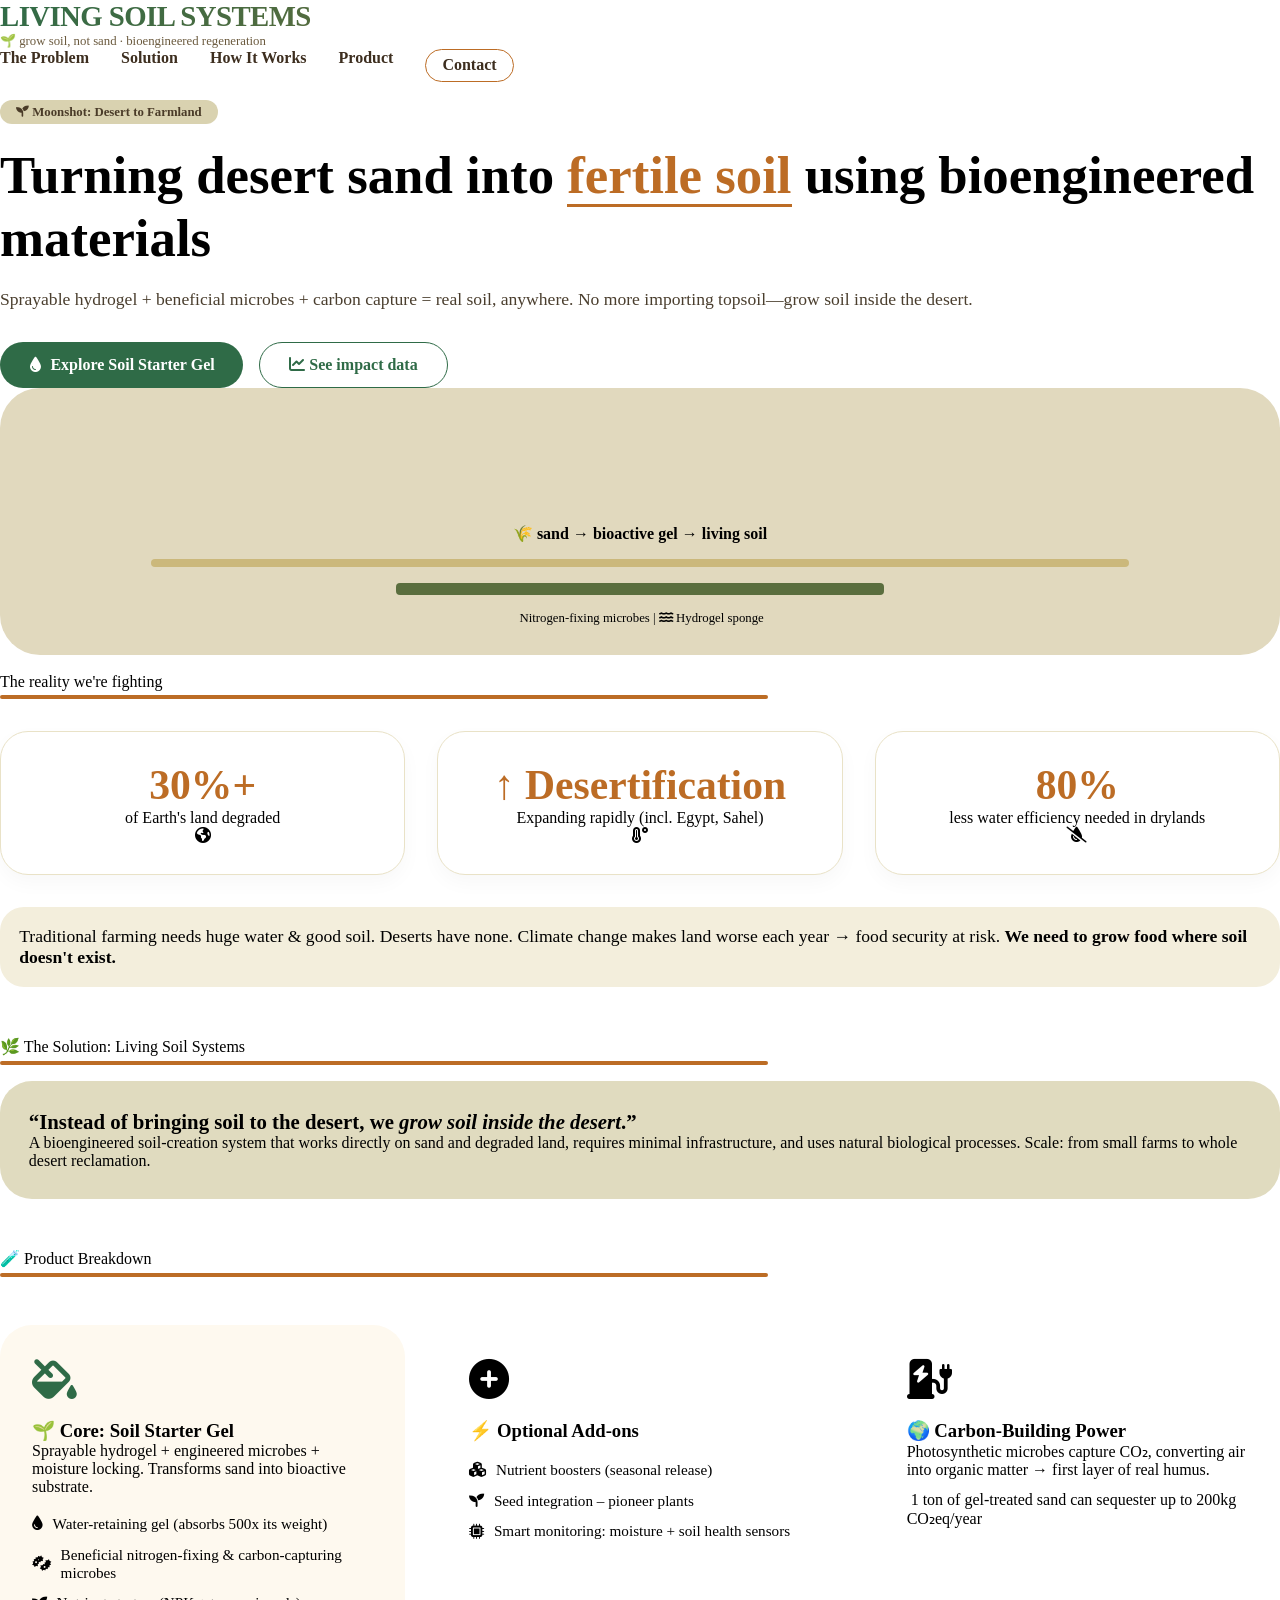
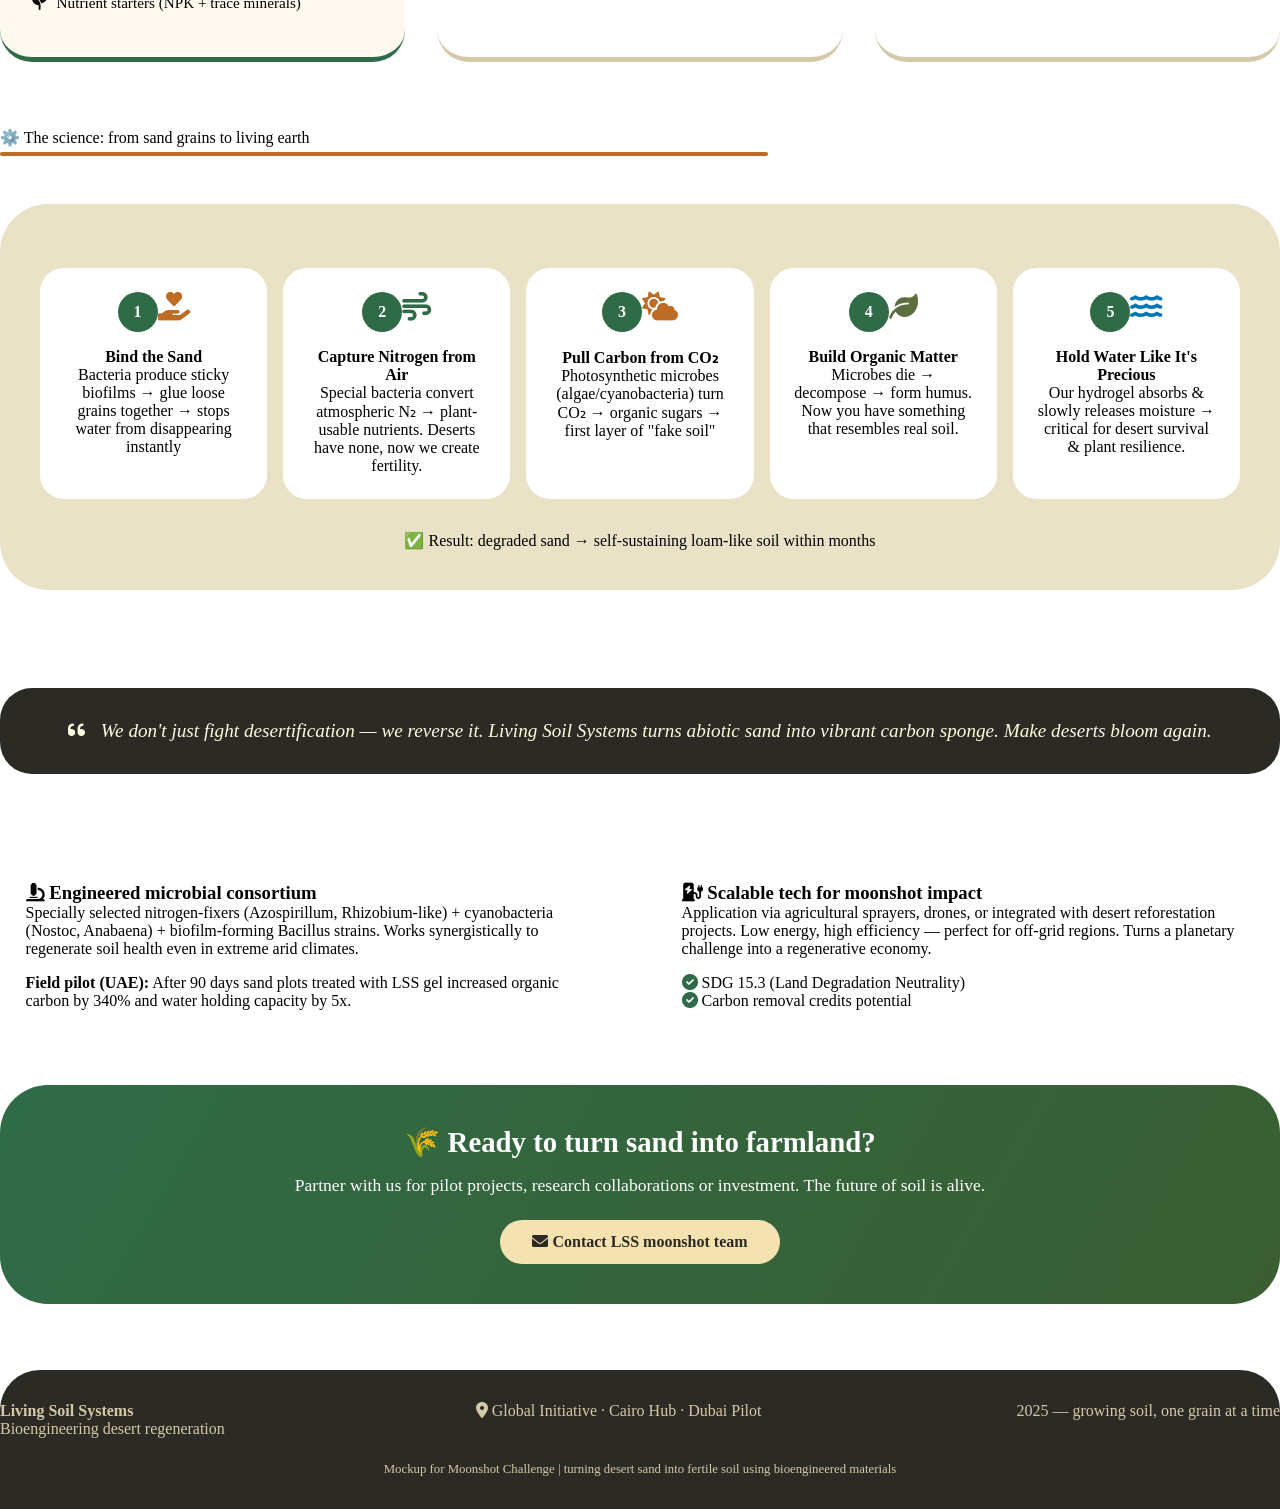
<file: dfdfdf.html>
<!DOCTYPE html>
<html lang="en">
<head>
  <meta charset="UTF-8">
  <meta name="viewport" content="width=device-width, initial-scale=1.0, viewport-fit=cover">
  <title>Living Soil Systems | Turning Desert Sand into Fertile Soil</title>
  <!-- Google Fonts for clean, modern typography -->
  <link href="https://fonts.googleapis.com/css2?family=Inter:opsz,wght@14..32,300;14..32,400;14..32,600;14..32,700;14..32,800&display=swap" rel="stylesheet">
  <!-- Font Awesome 6 (free icons) -->
  <link rel="stylesheet" href="https://cdnjs.cloudflare.com/ajax/libs/font-awesome/6.0.0-beta3/css/all.min.css">
  <style>
    * {
      margin: 0;
      padding: 0;
      box-sizing: border-box;
    }
​
    body {
      font-family: 'Inter', sans-serif;
      background: #FEFAE0; /* warm sandy beige background */
      color: #2C2A24;
      line-height: 1.4;
      scroll-behavior: smooth;
    }
​
    /* custom color palette */
    :root {
      --sand-light: #E9E2C7;
      --sand-deep: #D4C9A8;
      --terracotta: #BC6C25;
      --earth-green: #5A6E3E;
      --bio-teal: #2F6B47;
      --desert-shadow: rgba(0,0,0,0.05);
    }
​
    .container {
      max-width: 1280px;
      margin: 0 auto;
      padding: 0 2rem;
    }
​
    /* header / nav */
    .navbar {
      padding: 1.2rem 0;
      display: flex;
      flex-wrap: wrap;
      justify-content: space-between;
      align-items: center;
      border-bottom: 2px solid #D4C9A8;
    }
    .logo h1 {
      font-size: 1.8rem;
      font-weight: 800;
      letter-spacing: -0.02em;
      background: linear-gradient(135deg, #2F6B47 0%, #BC6C25 100%);
      -webkit-background-clip: text;
      background-clip: text;
      color: transparent;
    }
    .logo p {
      font-size: 0.8rem;
      font-weight: 500;
      color: #6B5A3E;
    }
    .nav-links {
      display: flex;
      gap: 2rem;
    }
    .nav-links a {
      text-decoration: none;
      font-weight: 600;
      color: #3D2E1F;
      transition: 0.2s;
    }
    .nav-links a:hover {
      color: #BC6C25;
    }
    .btn-outline {
      border: 1.5px solid #BC6C25;
      padding: 0.4rem 1rem;
      border-radius: 40px;
      background: transparent;
      transition: 0.2s;
    }
    .btn-outline:hover {
      background: #BC6C25;
      color: white !important;
    }
​
    /* hero section */
    .hero {
      display: flex;
      flex-wrap: wrap;
      align-items: center;
      justify-content: space-between;
      padding: 3rem 0 4rem 0;
      gap: 2rem;
    }
    .hero-text {
      flex: 1.2;
    }
    .hero-text .badge {
      background: #D9D2B0;
      display: inline-block;
      padding: 0.3rem 1rem;
      border-radius: 40px;
      font-size: 0.8rem;
      font-weight: 600;
      margin-bottom: 1.2rem;
      color: #4A3B28;
    }
    .hero-text h1 {
      font-size: 3.3rem;
      font-weight: 800;
      line-height: 1.2;
      margin-bottom: 1.2rem;
    }
    .hero-text .highlight {
      color: #BC6C25;
      border-bottom: 3px solid #BC6C25;
    }
    .hero-text p {
      font-size: 1.1rem;
      color: #4A3E2E;
      margin-bottom: 2rem;
      max-width: 90%;
    }
    .hero-buttons {
      display: flex;
      gap: 1rem;
      flex-wrap: wrap;
    }
    .btn-primary {
      background: #2F6B47;
      color: white;
      padding: 0.8rem 1.8rem;
      border-radius: 40px;
      font-weight: 700;
      text-decoration: none;
      transition: 0.2s;
      display: inline-flex;
      align-items: center;
      gap: 0.6rem;
    }
    .btn-primary:hover {
      background: #1F4F34;
      transform: translateY(-2px);
    }
    .btn-secondary {
      background: transparent;
      border: 1.5px solid #2F6B47;
      color: #2F6B47;
      padding: 0.8rem 1.8rem;
      border-radius: 40px;
      font-weight: 700;
      text-decoration: none;
      transition: 0.2s;
    }
    .hero-visual {
      flex: 0.9;
      background: #E1D9BE;
      border-radius: 40px;
      padding: 1.8rem;
      text-align: center;
      box-shadow: 0 20px 30px -15px var(--desert-shadow);
    }
    .sand-icon {
      font-size: 5rem;
    }
​
    /* stats / problem section */
    .section-title {
      font-size: 2rem;
      font-weight: 800;
      margin-bottom: 1.5rem;
      position: relative;
      display: inline-block;
    }
    .section-title:after {
      content: '';
      display: block;
      width: 60%;
      height: 4px;
      background: #BC6C25;
      margin-top: 0.3rem;
      border-radius: 2px;
    }
    .problem-stats {
      display: flex;
      flex-wrap: wrap;
      gap: 2rem;
      justify-content: center;
      margin: 2rem 0;
    }
    .stat-card {
      background: white;
      border-radius: 28px;
      padding: 1.8rem;
      flex: 1;
      min-width: 160px;
      text-align: center;
      box-shadow: 0 8px 20px rgba(0,0,0,0.03);
      border: 1px solid #E9E2C7;
    }
    .stat-number {
      font-size: 2.6rem;
      font-weight: 800;
      color: #BC6C25;
    }
    
    /* solution/product breakdown cards */
    .product-grid {
      display: flex;
      flex-wrap: wrap;
      gap: 2rem;
      margin: 3rem 0;
    }
    .product-card {
      background: white;
      border-radius: 32px;
      padding: 2rem;
      flex: 1 1 280px;
      transition: all 0.2s ease;
      border-bottom: 5px solid #D4C9A8;
    }
    .product-card.core {
      border-bottom-color: #2F6B47;
      background: #FEF9EF;
    }
    .product-icon {
      font-size: 2.5rem;
      margin-bottom: 1rem;
    }
    .step-list {
      list-style: none;
      margin-top: 1.2rem;
    }
    .step-list li {
      margin-bottom: 0.8rem;
      display: flex;
      align-items: center;
      gap: 0.6rem;
      font-size: 0.95rem;
    }
    .process-section {
      background: #E9E2C7;
      border-radius: 48px;
      padding: 2.5rem;
      margin: 3rem 0;
    }
    .process-steps {
      display: flex;
      flex-wrap: wrap;
      justify-content: space-between;
      gap: 1rem;
      margin-top: 1.5rem;
    }
    .step-item {
      flex: 1;
      background: white;
      border-radius: 24px;
      padding: 1.5rem;
      text-align: center;
    }
    .step-number {
      background: #2F6B47;
      width: 40px;
      height: 40px;
      display: inline-flex;
      align-items: center;
      justify-content: center;
      border-radius: 60px;
      color: white;
      font-weight: bold;
      margin-bottom: 1rem;
    }
    .quote {
      background: #2C2A24;
      color: #FEFAE0;
      padding: 2rem;
      border-radius: 32px;
      text-align: center;
      font-style: italic;
      font-size: 1.2rem;
      margin: 2rem 0;
    }
    footer {
      background: #2C2A24;
      color: #D4C9A8;
      padding: 2rem 0;
      margin-top: 3rem;
      border-radius: 40px 40px 0 0;
    }
    .footer-content {
      display: flex;
      justify-content: space-between;
      flex-wrap: wrap;
      gap: 1rem;
    }
    @media (max-width: 800px) {
      .hero-text h1 { font-size: 2.4rem; }
      .container { padding: 0 1.5rem; }
      .navbar { flex-direction: column; gap: 1rem; }
      .nav-links { flex-wrap: wrap; justify-content: center; }
    }
  </style>
</head>
<body>
  <div class="container">
    <!-- nav bar -->
    <nav class="navbar">
      <div class="logo">
        <h1>LIVING SOIL SYSTEMS</h1>
        <p>🌱 grow soil, not sand · bioengineered regeneration</p>
      </div>
      <div class="nav-links">
        <a href="#problem">The Problem</a>
        <a href="#solution">Solution</a>
        <a href="#process">How It Works</a>
        <a href="#product">Product</a>
        <a href="#" class="btn-outline">Contact</a>
      </div>
    </nav>
​
    <!-- Hero Moonshot Section -->
    <div class="hero">
      <div class="hero-text">
        <div class="badge"><i class="fas fa-seedling"></i> Moonshot: Desert to Farmland</div>
        <h1>Turning desert sand into <span class="highlight">fertile soil</span> using bioengineered materials</h1>
        <p>Sprayable hydrogel + beneficial microbes + carbon capture = real soil, anywhere. No more importing topsoil—grow soil inside the desert.</p>
        <div class="hero-buttons">
          <a href="#" class="btn-primary"><i class="fas fa-tint"></i> Explore Soil Starter Gel</a>
          <a href="#" class="btn-secondary"><i class="fas fa-chart-line"></i> See impact data</a>
        </div>
      </div>
      <div class="hero-visual">
        <div class="sand-icon"><i class="fas fa-mountain-sun" style="font-size: 4rem; color:#BC6C25;"></i></div>
        <p style="margin-top: 1rem; font-weight: 600;">🌾 sand → bioactive gel → living soil</p>
        <div style="background: #CBB87B; height: 8px; width: 80%; margin: 1rem auto; border-radius: 4px;"></div>
        <div style="background: #5A6E3E; height: 12px; width: 40%; margin: 0 auto; border-radius: 4px;"></div>
        <p style="font-size: 0.8rem; margin-top: 1rem;"><i class="fas fa-microbe"></i> Nitrogen-fixing microbes | <i class="fas fa-water"></i> Hydrogel sponge</p>
      </div>
    </div>
​
    <!-- Problem Section (Degradation & desertification) -->
    <div id="problem">
      <div class="section-title">The reality we're fighting</div>
      <div class="problem-stats">
        <div class="stat-card"><div class="stat-number">30%+</div><p>of Earth's land degraded</p><i class="fas fa-globe-americas"></i></div>
        <div class="stat-card"><div class="stat-number">↑ Desertification</div><p>Expanding rapidly (incl. Egypt, Sahel)</p><i class="fas fa-temperature-high"></i></div>
        <div class="stat-card"><div class="stat-number">80%</div><p>less water efficiency needed in drylands</p><i class="fas fa-tint-slash"></i></div>
      </div>
      <p style="margin-bottom: 2rem; font-size: 1.1rem; background: #F3EEDC; padding: 1.2rem; border-radius: 24px;">Traditional farming needs huge water & good soil. Deserts have none. Climate change makes land worse each year → food security at risk. <strong>We need to grow food where soil doesn't exist.</strong></p>
    </div>
​
    <!-- solution statement -->
    <div id="solution">
      <div class="section-title">🌿 The Solution: Living Soil Systems</div>
      <div style="background: #E0DBBF; border-radius: 32px; padding: 1.8rem; margin: 1rem 0 2rem 0;">
        <p style="font-size: 1.3rem; font-weight: 600;">“Instead of bringing soil to the desert, we <em>grow soil inside the desert</em>.”</p>
        <p>A bioengineered soil-creation system that works directly on sand and degraded land, requires minimal infrastructure, and uses natural biological processes. Scale: from small farms to whole desert reclamation.</p>
      </div>
    </div>
​
    <!-- Product Breakdown: Core + Add-ons -->
    <div id="product">
      <div class="section-title">🧪 Product Breakdown</div>
      <div class="product-grid">
        <div class="product-card core">
          <div class="product-icon"><i class="fas fa-fill-drip" style="color:#2F6B47;"></i></div>
          <h3>🌱 Core: Soil Starter Gel</h3>
          <p>Sprayable hydrogel + engineered microbes + moisture locking. Transforms sand into bioactive substrate.</p>
          <ul class="step-list">
            <li><i class="fas fa-tint"></i> Water-retaining gel (absorbs 500x its weight)</li>
            <li><i class="fas fa-bacteria"></i> Beneficial nitrogen-fixing & carbon-capturing microbes</li>
            <li><i class="fas fa-seedling"></i> Nutrient starters (NPK + trace minerals)</li>
          </ul>
        </div>
        <div class="product-card">
          <div class="product-icon"><i class="fas fa-plus-circle"></i></div>
          <h3>⚡ Optional Add-ons</h3>
          <ul class="step-list">
            <li><i class="fas fa-cubes"></i> Nutrient boosters (seasonal release)</li>
            <li><i class="fas fa-seedling"></i> Seed integration – pioneer plants</li>
            <li><i class="fas fa-microchip"></i> Smart monitoring: moisture + soil health sensors</li>
          </ul>
        </div>
        <div class="product-card">
          <div class="product-icon"><i class="fas fa-charging-station"></i></div>
          <h3>🌍 Carbon-Building Power</h3>
          <p>Photosynthetic microbes capture CO₂, converting air into organic matter → first layer of real humus.</p>
          <p style="margin-top: 0.8rem;"><i class="fas fa-chart-simple"></i> 1 ton of gel-treated sand can sequester up to 200kg CO₂eq/year</p>
        </div>
      </div>
    </div>
​
    <!-- Process: 5 steps of turning sand into soil -->
    <div id="process">
      <div class="section-title">⚙️ The science: from sand grains to living earth</div>
      <div class="process-section">
        <div class="process-steps">
          <div class="step-item"><div class="step-number">1</div><i class="fas fa-hand-holding-heart" style="font-size: 1.8rem; color:#BC6C25;"></i><h4>Bind the Sand</h4><p>Bacteria produce sticky biofilms → glue loose grains together → stops water from disappearing instantly</p></div>
          <div class="step-item"><div class="step-number">2</div><i class="fas fa-wind" style="font-size: 1.8rem; color:#2F6B47;"></i><h4>Capture Nitrogen from Air</h4><p>Special bacteria convert atmospheric N₂ → plant-usable nutrients. Deserts have none, now we create fertility.</p></div>
          <div class="step-item"><div class="step-number">3</div><i class="fas fa-cloud-sun" style="font-size: 1.8rem; color:#BC6C25;"></i><h4>Pull Carbon from CO₂</h4><p>Photosynthetic microbes (algae/cyanobacteria) turn CO₂ → organic sugars → first layer of "fake soil"</p></div>
          <div class="step-item"><div class="step-number">4</div><i class="fas fa-leaf" style="font-size: 1.8rem; color:#5A6E3E;"></i><h4>Build Organic Matter</h4><p>Microbes die → decompose → form humus. Now you have something that resembles real soil.</p></div>
          <div class="step-item"><div class="step-number">5</div><i class="fas fa-water" style="font-size: 1.8rem; color:#0077b6;"></i><h4>Hold Water Like It's Precious</h4><p>Our hydrogel absorbs & slowly releases moisture → critical for desert survival & plant resilience.</p></div>
        </div>
        <p style="text-align: center; margin-top: 2rem; font-weight: 500;">✅ Result: degraded sand → self-sustaining loam-like soil within months</p>
      </div>
    </div>
​
    <!-- additional benefit: Moonshot vision -->
    <div class="quote">
      <i class="fas fa-quote-left" style="margin-right: 0.6rem;"></i> We don't just fight desertification — we reverse it. Living Soil Systems turns abiotic sand into vibrant carbon sponge. Make deserts bloom again.
    </div>
​
    <!-- Smart monitoring + real-world application example -->
    <div style="display: flex; flex-wrap: wrap; gap: 2rem; margin: 2rem 0;">
      <div style="flex:1; background: white; padding: 1.6rem; border-radius: 28px;">
        <h3><i class="fas fa-microscope"></i> Engineered microbial consortium</h3>
        <p>Specially selected nitrogen-fixers (Azospirillum, Rhizobium-like) + cyanobacteria (Nostoc, Anabaena) + biofilm-forming Bacillus strains. Works synergistically to regenerate soil health even in extreme arid climates.</p>
        <p style="margin-top: 1rem;"><strong>Field pilot (UAE):</strong> After 90 days sand plots treated with LSS gel increased organic carbon by 340% and water holding capacity by 5x.</p>
      </div>
      <div style="flex:1; background: white; padding: 1.6rem; border-radius: 28px;">
        <h3><i class="fas fa-charging-station"></i> Scalable tech for moonshot impact</h3>
        <p>Application via agricultural sprayers, drones, or integrated with desert reforestation projects. Low energy, high efficiency — perfect for off-grid regions. Turns a planetary challenge into a regenerative economy.</p>
        <div style="margin-top: 1rem;"><i class="fas fa-check-circle" style="color:#2F6B47;"></i> SDG 15.3 (Land Degradation Neutrality)<br><i class="fas fa-check-circle" style="color:#2F6B47;"></i> Carbon removal credits potential</div>
      </div>
    </div>
​
    <!-- Closing call to action : join the living soil revolution -->
    <div style="background: linear-gradient(120deg, #2F6B47 0%, #3A5E32 100%); padding: 2.5rem; border-radius: 48px; text-align: center; color: white;">
      <h2 style="font-size: 1.8rem;">🌾 Ready to turn sand into farmland?</h2>
      <p style="margin: 1rem 0; font-size: 1.1rem;">Partner with us for pilot projects, research collaborations or investment. The future of soil is alive.</p>
      <a href="#" style="background: #F4E3B1; color: #2C2A24; padding: 0.8rem 2rem; border-radius: 40px; text-decoration: none; font-weight: bold; display: inline-block; margin-top: 0.5rem;"><i class="fas fa-envelope"></i> Contact LSS moonshot team</a>
    </div>
​
    <footer>
      <div class="footer-content">
        <div><strong>Living Soil Systems</strong><br>Bioengineering desert regeneration</div>
        <div><i class="fas fa-map-marker-alt"></i> Global Initiative · Cairo Hub · Dubai Pilot</div>
        <div><i class="fas fa-microbe"></i> 2025 — growing soil, one grain at a time</div>
      </div>
      <div style="text-align: center; margin-top: 1.5rem; font-size: 0.8rem;">Mockup for Moonshot Challenge | turning desert sand into fertile soil using bioengineered materials</div>
    </footer>
  </div>
  <!-- just a tiny decorative script for smooth scrolling from nav -->
  <script>
    document.querySelectorAll('.nav-links a[href^="#"], .btn-primary, .btn-secondary').forEach(anchor => {
      anchor.addEventListener('click', function(e) {
        const hash = this.getAttribute('href');
        if (hash && hash.startsWith('#') && hash !== '#') {
          e.preventDefault();
          const target = document.querySelector(hash);
          if (target) target.scrollIntoView({ behavior: 'smooth', block: 'start' });
        }
      });
    });
  </script>
</body>
</html>
</file>
